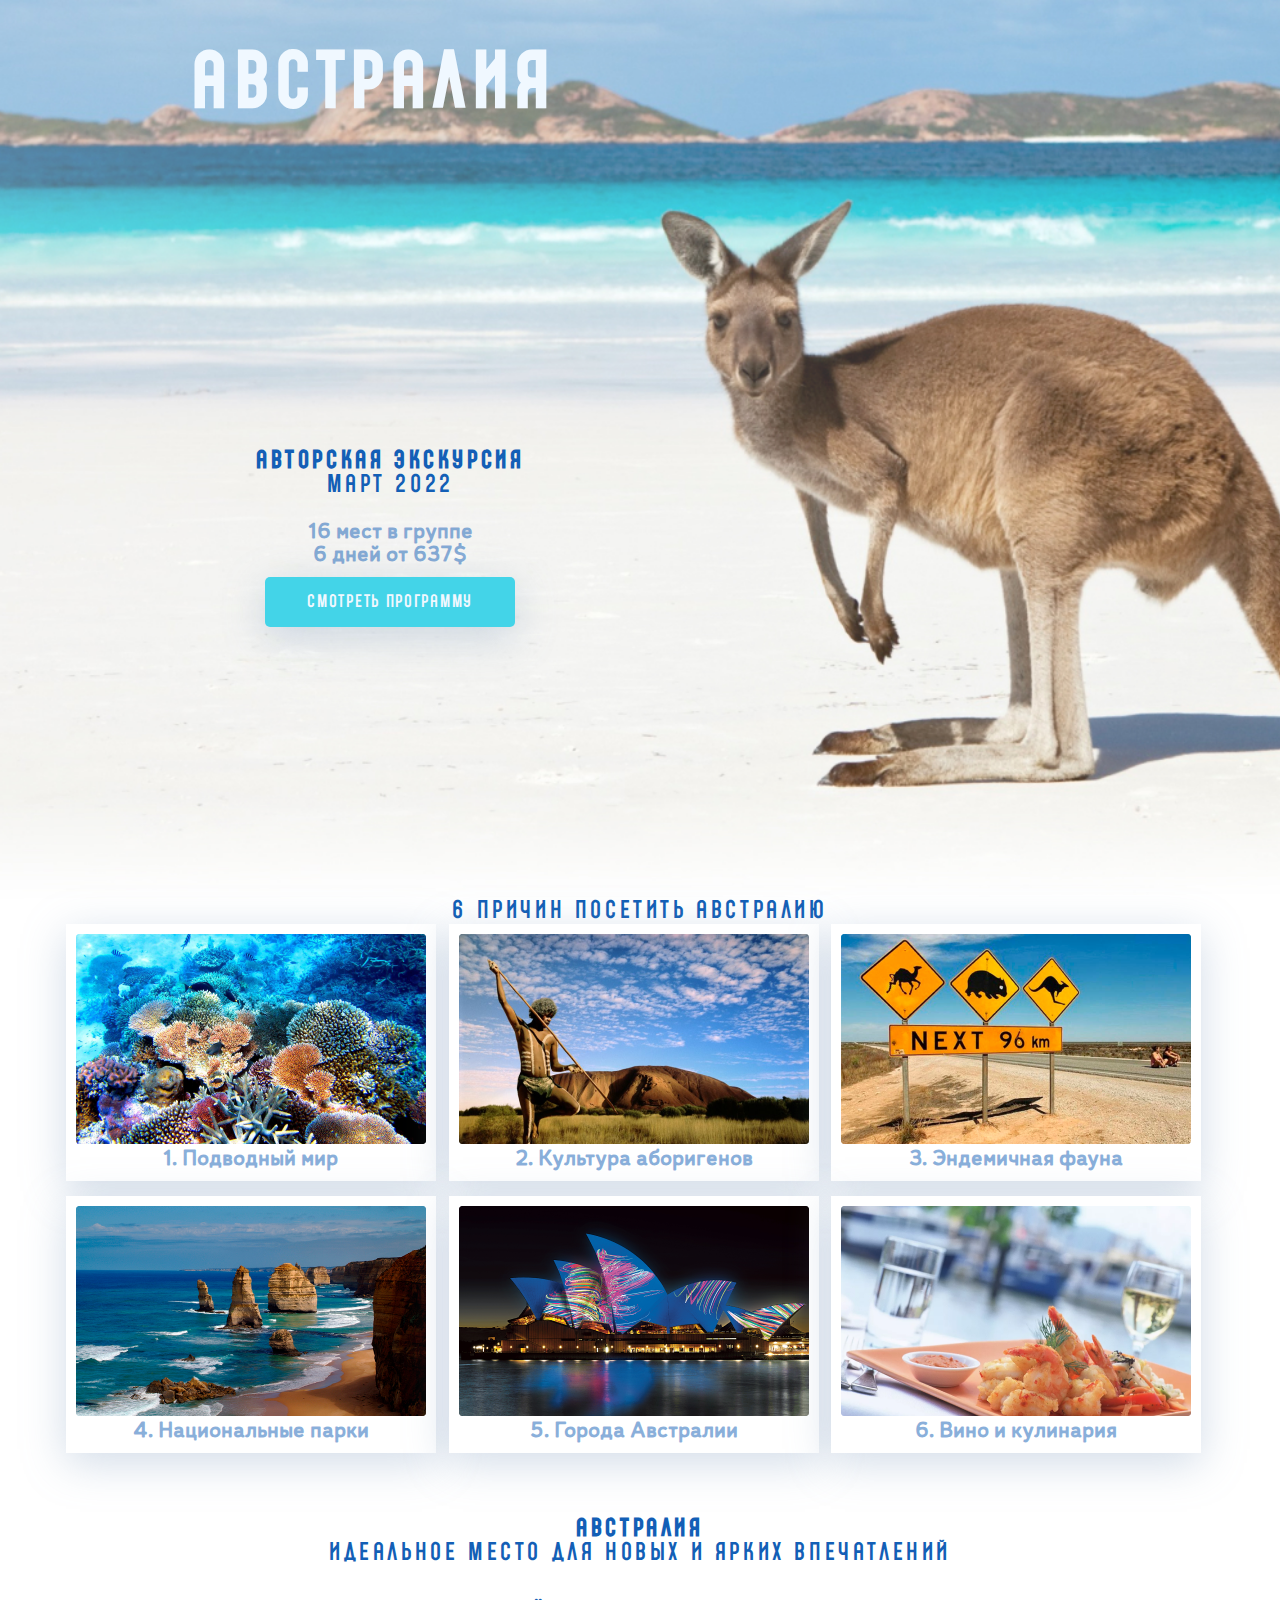
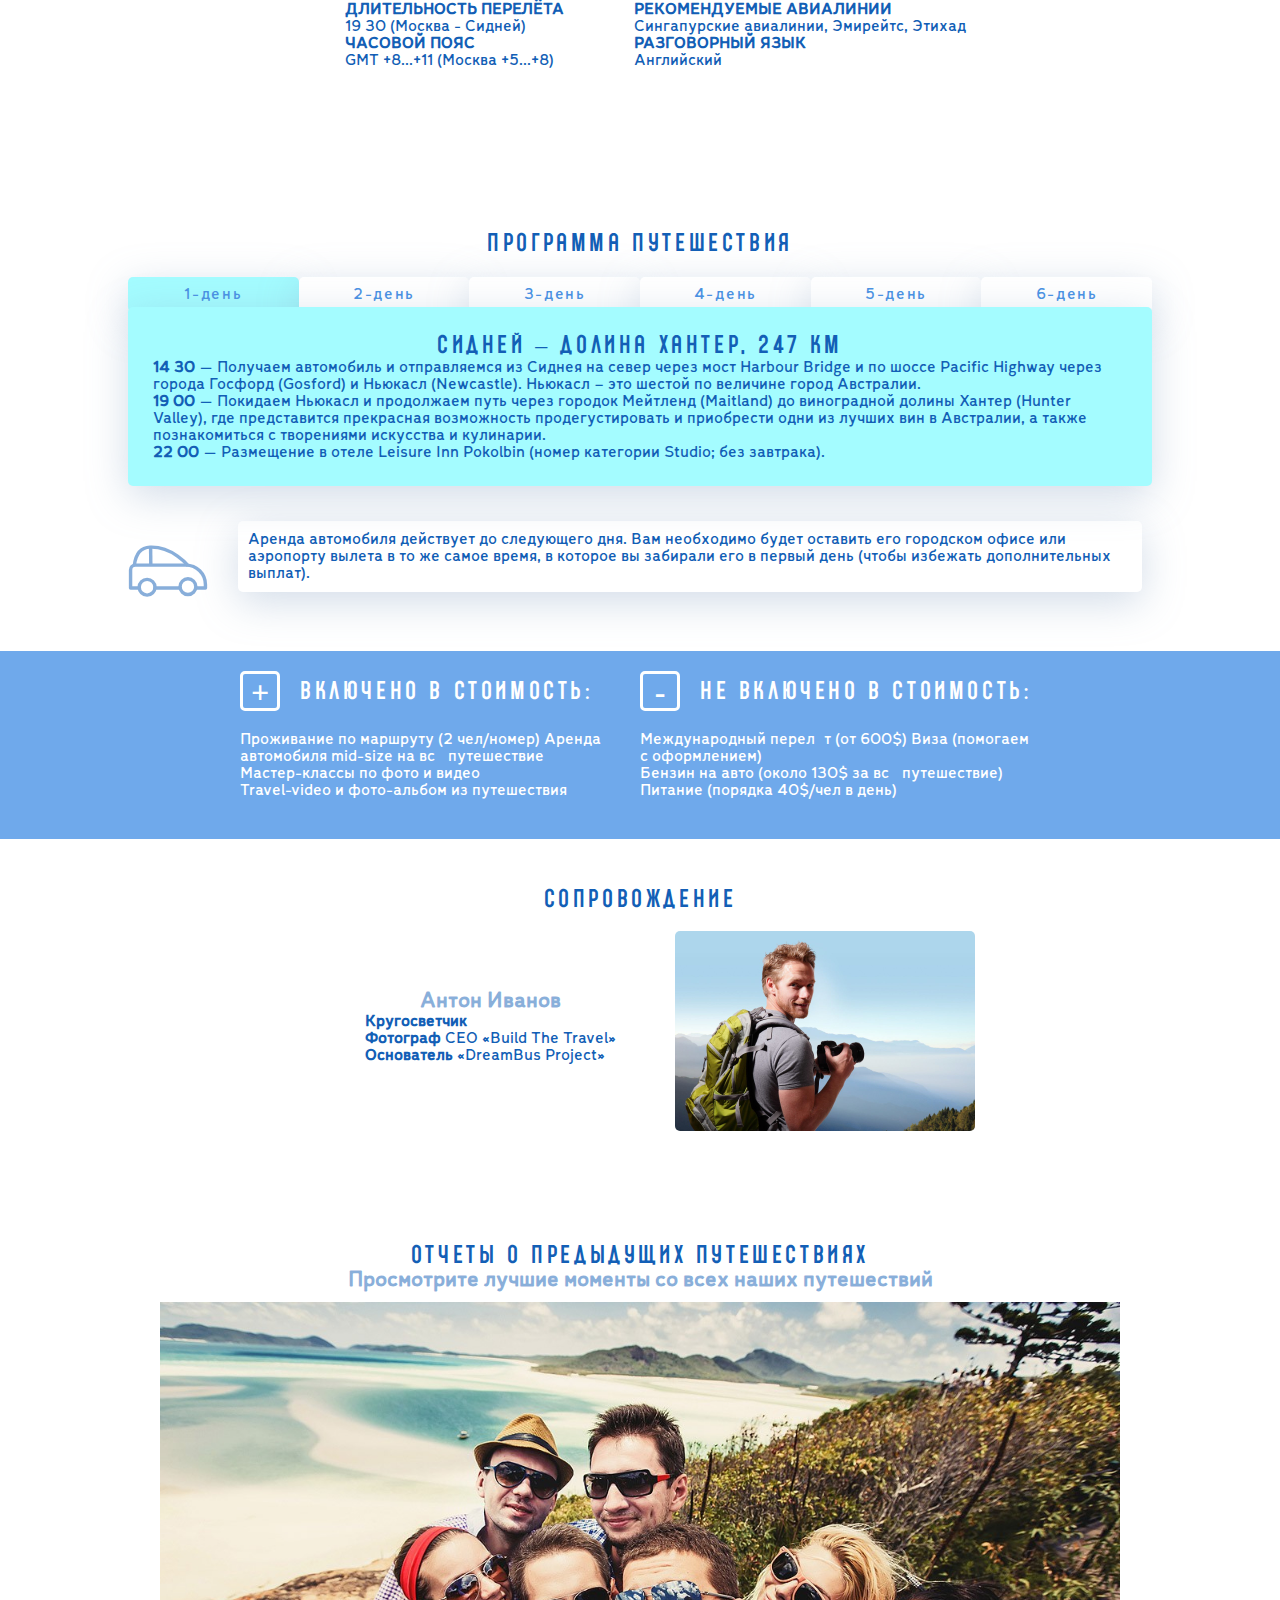
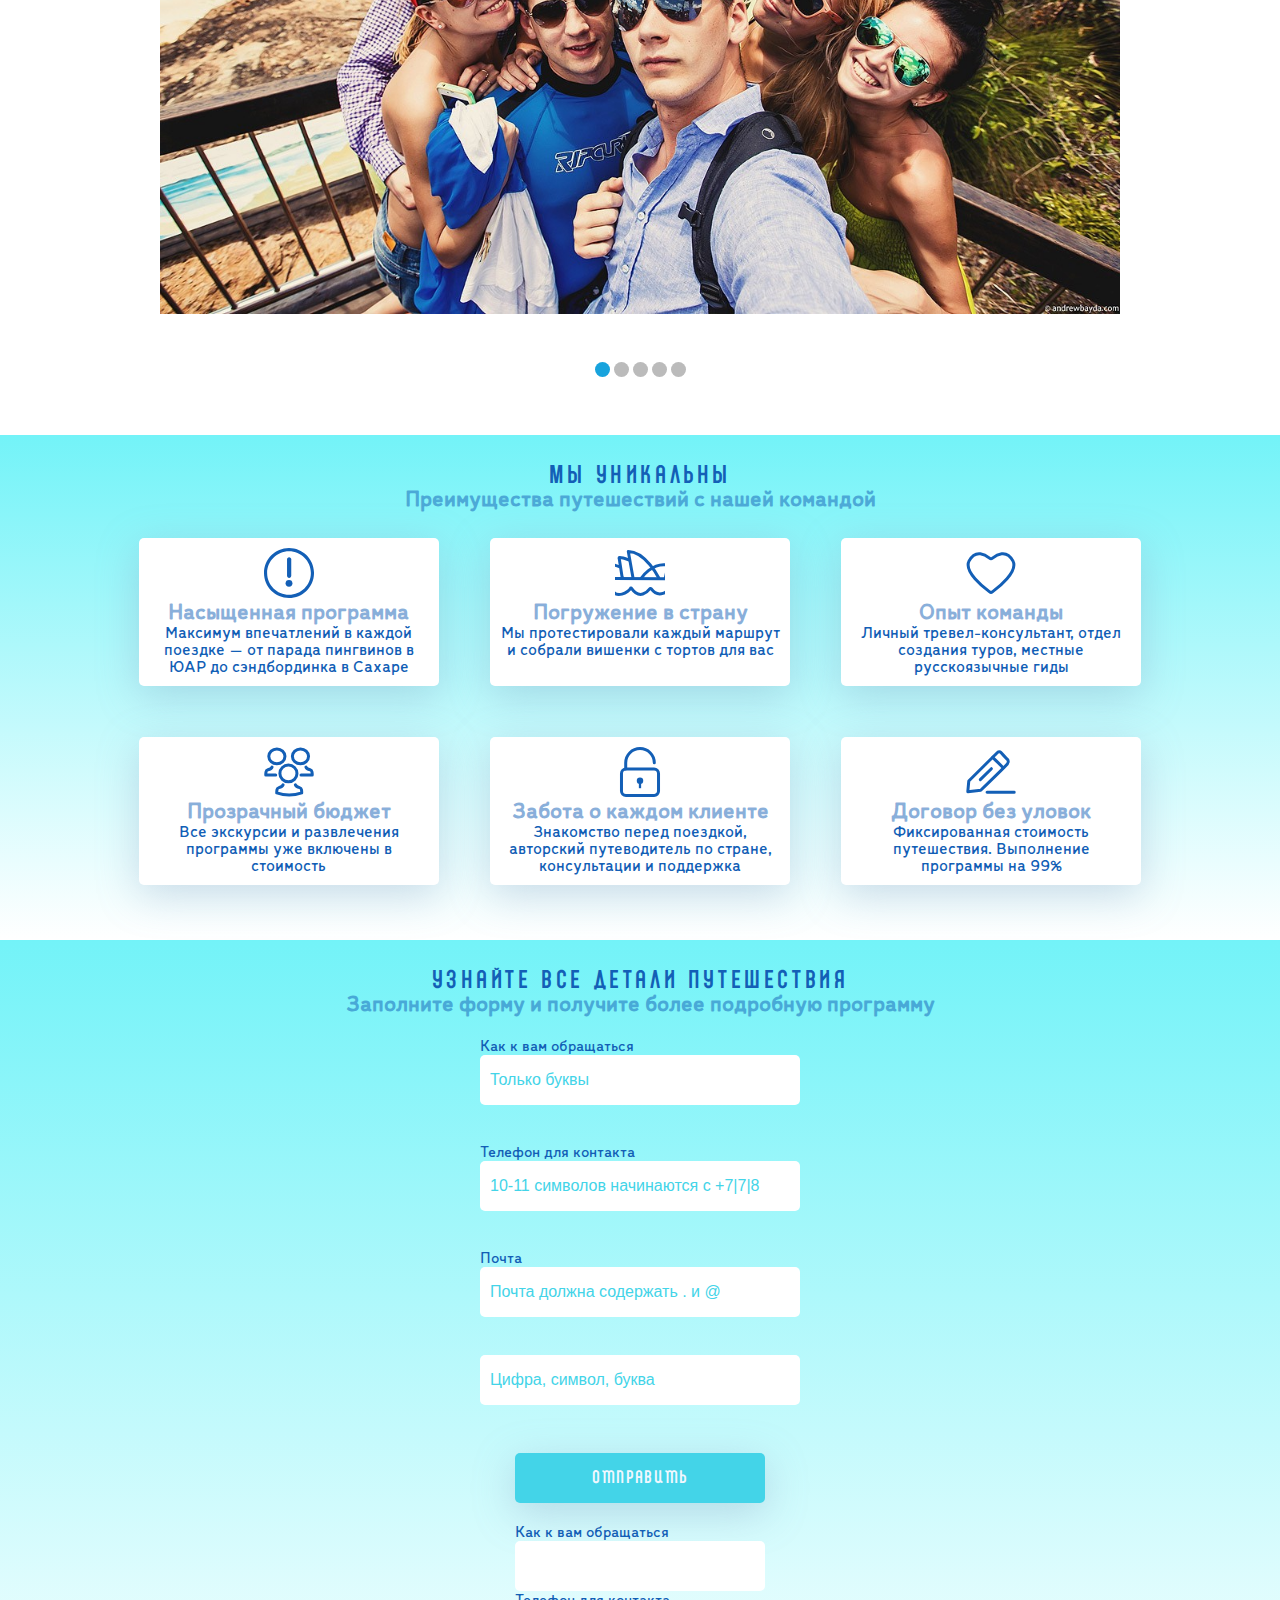
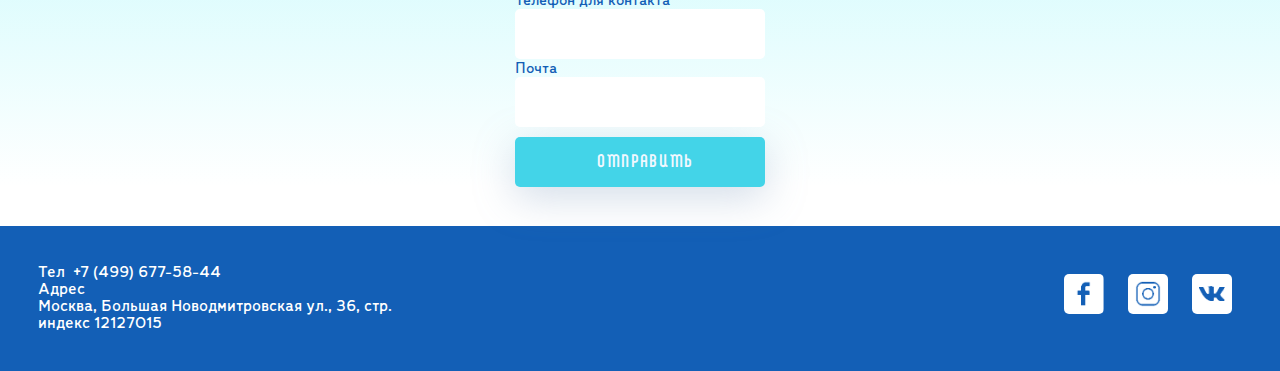
<file: index.html>
<!DOCTYPE html>
<html lang="en">
<head>
    <meta charset="UTF-8">
    <meta http-equiv="X-UA-Compatible" content="IE=edge">
    <meta name="viewport" content="width=device-width, initial-scale=1.0">
    <title>Australia Tour</title>
    <link rel="stylesheet" href="./style.css">
    <!-- <link rel="stylesheet" href="./fonts/CimeroPro.otf">
    <link rel="stylesheet" href="./fonts/Leto Text Sans Defect.otf"> -->
    <!-- <link rel="stylesheet" href="./reboot.css"> -->
</head>

<body>

    <header class="header none">
        <h1 class="header_title">АВСТРАЛИЯ</h1>
        <div class="main_box">

            <h2><b>АВТОРСКАЯ ЭКСКУРСИЯ</b><br>Март 2022</h2>
            <h3> <br> 16 мест в группе<br> <b>6 дней от 637$</b></h3>
            <button  class="button-big">СМОТРЕТЬ ПРОГРАММУ</button>

        </div>

    </header>

    <main>
        <section class="container" >
            <h2> 6 причин посетить Австралию</h2>

             <div class="attractions">

                <div class="card">
                    <img class="card-img" src="./img/4.jpg" >
                    <h3>1. Подводный мир</h3>
                </div>

                <div class="card">
                    <img class="card-img" src="./img/1.jpg" >
                    <h3>2. Культура аборигенов</h3>
                </div>

                <div class="card">
                    <img class="card-img" src="./img/5.jpg" >
                    <h3>3. Эндемичная фауна </h3>
                </div>

                <div class="card">
                    <img class="card-img" src="./img/2.jpg" >
                    <h3>4. Национальные парки</h3>
                </div>

                <div class="card">
                    <img class="card-img" src="./img/3.png" >
                    <h3>5. Города Австралии </h3>
                </div>

                <div class="card">
                    <img class="card-img" src="./img/6.jpg" >
                    <h3>6. Вино и кулинария</h3>
                </div>
            </div> <!-- //<div class="attractions"></div>  -->

        </section>
        <!-- //<div class="container" > -->

        <section class="info">
            <div class="background"></div>
            <div class="gradient-1"></div>
            <h2><b>Австралия</b> <br>идеальное место для новых и ярких впечатлений
            </h2>

            <div class="block_air attractions">

               <div class="air ">
                    <p> <b>ДЛИТЕЛЬНОСТЬ ПЕРЕЛЁТА</b><br>
                        19:30 (Москва - Сидней)<br>
                        <b>ЧАСОВОЙ ПОЯС</b><br>
                        GMT +8...+11 (Москва +5...+8)
                    </p>
                </div>
                <div class="air">
                    <p><b>РЕКОМЕНДУЕМЫЕ АВИАЛИНИИ</b><br>
                        Сингапурские авиалинии, Эмирейтс, Этихад<br>
                        <b>РАЗГОВОРНЫЙ ЯЗЫК</b><br>
                        Английский
                    </p>
               </div>
            </div>
            <!-- //<div class="ifo-air"> -->
           <div class="gradient-2"></div>
           <!-- //<div class="info-first"> -->
        </section>  <!-- <div class="info"></div> -->



        <section class="main_days">
            <h2 >Программа путешествия</h2>

            <div class="tabs_days">
                <button class="button_day" type="button" data-tab="#tab_1">1-день</button>
                <button class="button_day" type="button" data-tab="#tab_2">2-день</button>
                <button class="button_day" type="button" data-tab="#tab_3">3-день</button>
                <button class="button_day" type="button" data-tab="#tab_4">4-день</button>
                <button class="button_day" type="button" data-tab="#tab_5">5-день</button>
                <button class="button_day" type="button" data-tab="#tab_6">6-день</button>

            </div>

           <div class="tabs_content">
                <div class="tab-day" id="tab_1">
                    <h2>Сидней – долина Хантер, 247 км</h2>
                    <p><b>14:30</b> — Получаем автомобиль и отправляемся из Сиднея на север через мост Harbour Bridge и по шоссе Pacific Highway через города Госфорд (Gosford) и Ньюкасл (Newcastle). Ньюкасл – это шестой по величине город Австралии.<br>
                    <b>19:00</b> — Покидаем Ньюкасл и продолжаем путь через городок Мейтленд (Maitland) до виноградной долины Хантер (Hunter Valley), где представится прекрасная возможность продегустировать и приобрести одни из лучших вин в Австралии, а также познакомиться с творениями искусства и кулинарии.<br>
                    <b>22:00</b> — Размещение в отеле Leisure Inn Pokolbin (номер категории Studio; без завтрака).</p>
                </div>

                <div class="tab-day" id="tab_2">
                    <h2>Долина Хантер – Порт Стивенс (100 км)</h2>
                    <p>Выехав из <b>долины Хантер</b>, отправляйтесь на северо-восток к <b>Порту Стивенс</b>, который является естественным заливом, в 2,5 раза превышающим по размерам Сиднейскую Бухту и практически окружённым двумя спящими вулканами. Восхитительные морепродукты и 26 золотых песчаных пляжей ожидают гостей города. Возможно, у Вас найдётся время для дневного круиза, во время которого можно будет увидеть дельфинов-афалин.</p>
                </div>


                <div class="tab-day" id="tab_3">
                    <h2>Порт Стивенс – Кофс-Харбор (418 км)</h2>
                    <p>Покинув <b>Порт Стивенс</b>, продолжайте путь на север до городка Буладела, который является воротами в Национальный парк "Майолл Лейкс".
                    Следуйте на север по дороге Lakes Way - живописному маршруту, ведущему через тропический лес с панорамными видами на лесные озера и океанское побережье. Пересеките долину Маннинг и городок Тари, чтобы добраться до Порта-Маквери.

                    Продолжайте путь до городка <b>Кофс-Харбор</b>, где начинается субтропическое северное побережье <b>Нового Южного Уэльса </b>и прилегающих окрестностей, богатых древесиной, бананами, овощами, молочными продуктами и рыбой. Здесь Вы сможете посетить парк развлечений Big Banana, расположенный на банановой плантации и являющийся одной из главных достопримечательностей Кофс-Харбора. Парк работает ежедневно.</p>
                </div>

                <div class="tab-day" id="tab_4">
                    <h2>Кофс-Харбор – Байрон-Бей (240 км)</h2>
                    <p>Северная дорога Нового Южного Уэльса может похвастаться одними из самых фантастических пейзажей в Австралии. От <b>Кофс-Харбора</b> шоссе ведёт вдоль побережья до городка Вулгугла, а затем поворачивает в сторону Графтона – изящного старинного города на берегу могучей и полноводной реки Кларенс.

                    От Графтона продолжайте путь до Вудберна и Баллины, а затем ещё 38 километров до города <b>Байрон-Бей</b>, который привлекает сёрферов своим пляжем Wategos Beach на мысе Байрон – его северное расположение делает его одним из лучших пляжей для сёрфинга на восточном побережье Австралии.</p>
                </div>

                <div class="tab-day" id="tab_5">
                    <h2> Свободный день в Байрон-Бей.</h2>
                    <p><b>Байрон-Бей.</b> Посетите местные рестораны и кафе, возьмите урок сёрфинга или просто отдохните на пляже. Для тех, у кого есть возможность остаться подольше, рекомендуем взять дополнительный день для отдыха в Байрон-Бей.</p>
                </div>

                <div class="tab-day" id="tab_6">
                    <h2>Байрон-Бей – Брисбен (165 или 180 км)</h2>
                    <p>Любителям просыпаться пораньше рекомендуем с утра прогуляться до пляжа и полюбоваться рассветом над Тихим океаном.

                    Выехав из <b>Байрон-Бей</b>, отправляйтесь дальше на север до Брансуик Хедс. Затем Вы можете проехать вдоль побережья через Потсвилл Бич и Кингсклифф и доехать до <b>Брисбена</b> через <b>Голд-Кост</b>, или проследовать по внутренней части страны до города Мервилламба.

                    Продолжайте путь по маршруту Pacific Motorway – короткой и прямой дороги до Брисбена, или выберите путь через Берли Хедс и пригород Сёрферс Парадайс. Вы можете также открыть для себя территорию <b>Gold Coast Hinterland</b>, остановившись в Национальном парке "Ламингтон" перед тем, как прибыть в Брисбен.</p>
                </div>
           </div>

        </section>  <!-- class="main_day"> -->

        <section class="info-car">
            <img src="./img/icons/car.svg" alt="icon_car"class="icon_car">
            <div class="card-car">
            <p>Аренда автомобиля действует до следующего дня.
                Вам необходимо будет оставить его городском офисе или аэропорту вылета в то же самое время, в которое вы забирали его в первый день (чтобы избежать дополнительных выплат).</p>
            </div>
        </section>


        <section class="in_price attractions">

            <div class="column">

                <div class="box_sing">
                    <div class="sign">
                        <h1 class="fons_white"><b>+</b></h1>
                    </div>
                    <h2 class="fons_white">Включено в стоимость:</h2>
                </div>
                <p class="p_sing fons_white">Проживание по маршруту (2 чел/номер) Аренда автомобиля mid-size на всё путешествие<br>      Мастер-классы по фото и видео<br>
                Travel-video и фото-альбом из путешествия</p>

            </div>


            <div class="column">

                <div class="box_sing">
                    <div class="sign">
                        <h1 class="fons_white"><b>-</b></h1>
                    </div>
                    <h2 class="fons_white">Не включено в стоимость:</h2>
                </div >

                <p class="p_sing fons_white">Международный перелёт (от 600$)
                    Виза (помогаем с оформлением)<br>
                    Бензин на авто (около 130$ за всё путешествие)<br>
                    Питание (порядка 40$/чел в день)</p>

            </div>


        </section> <!--  <div class="in_price"> -->

    </main>


    <section class="escort">

        <h2>cопровождение</h2><br>

        <div class="attractions">

          <div class="anton_text column">
            <h3>Антон Иванов</h3>
            <p><b>Кругосветчик</b><br>
            <b>Фотограф </b>CEO «Build The Travel»<br>
            <b>Основатель</b> «DreamBus Project»</p>
          </div>

            <img class="anton_img" src="./img/11.jpg">

        </div>

    </section> <!--  <section="escort"> -->


    <section class="section-slider">
        <h2>Отчеты о предыдущих путешествиях</h2>
        <h3>Просмотрите лучшие моменты со всех наших путешествий</h3>
        <div class="all">
            <input checked type="radio" name="respond" id="desktop">
                <article id="slider">
                        <input checked type="radio" name="slider" id="switch1">
                        <input type="radio" name="slider" id="switch2">
                        <input type="radio" name="slider" id="switch3">
                        <input type="radio" name="slider" id="switch4">
                        <input type="radio" name="slider" id="switch5">
                    <div id="slides">
                        <div id="overflow">
                            <div class="image">
                                <article><img src="./img/photo/1.jpg"></article>
                                <article><img src="./img/photo/2.jpg"></article>
                                <article><img src="./img/photo/3.jpg"></article>
                                <article><img src="./img/photo/4.jpg"></article>
                                <article><img src="./img/photo/5.jpg"></article>
                            </div>
                        </div>
                    </div>

                    <div id="active">
                        <label for="switch1"></label>
                        <label for="switch2"></label>
                        <label for="switch3"></label>
                        <label for="switch4"></label>
                        <label for="switch5"></label>
                    </div>
                </article>
        </div>
    </section>


    <section class="privilege">

        <h2>Мы уникальны</h2>

        <h3>Преимущества путешествий с нашей командой</h3>

        <div class="attractions">

            <div class="privilege_box column">
                <img class="svg" src="./img/icons/sing.svg">
                <h3>Насыщенная программа</h3>
                <p>Максимум впечатлений в каждой поездке — от парада пингвинов в ЮАР до сэндбординка в Сахаре</p>
            </div>

            <div class="privilege_box column">
                <img class="svg" src="./img/icons/opera.svg">
                <h3>Погружение в страну</h3>
                <p>Мы протестировали каждый маршрут и собрали вишенки с тортов для вас</p>
            </div>

            <div class="privilege_box column">
                <img class="svg" src="./img/icons/heart.svg">
                <h3>Опыт команды</h3>
                <p>Личный тревел-консультант, отдел создания туров, местные русскоязычные гиды</p>
            </div>

            <div class="privilege_box column">
                <img class="svg" src="./img/icons/people.svg">
                <h3>Прозрачный бюджет</h3>
                <p>Все экскурсии и развлечения программы уже включены в стоимость</p>
            </div>

            <div class="privilege_box column">
                <img class="svg" src="./img/icons/lock.svg">
                <h3>Забота о каждом клиенте</h3>
                <p>Знакомство перед поездкой, авторский путеводитель по стране, консультации и поддержка</p>
            </div>

            <div class="privilege_box column">
                <img class="svg" src="./img/icons/pensil.svg">
                <h3>Договор без уловок</h3>
                <p>Фиксированная стоимость путешествия. Выполнение программы на 99%</p>
            </div>

        </div><!-- <div class="attractions"> -->

    </section><!-- <section class="privilege"> -->


   <section class="contact">

        <h2>Узнайте все детали путешествия</h2>
        <h3>Заполните форму и получите более подробную программу</h3>
        <section class="sec-2">


            <form action="" method="POST">
                <label for="fname" class="form_label">Как к вам обращаться:</label>
              <input type="text" name="fname" id="fname" placeholder="Только буквы">
              <span id="fname-p">​​
                &#8203</span> <br>

                <label for="tel">Телефон для контакта:</label>
              <input type="text" name="tel" id="tel" placeholder="10-11 символов начинаются с +7|7|8">
              <span id="tel-p">&#8203</span><br>
              <label for="email">Почта:</label>
              <input type="text" name="email" id="email" placeholder="Почта должна содержать . и @">
              <span id="email-p">&#8203</span><br>

              <input type="password" name="pword" id="pword" placeholder="Цифра, символ, буква">
              <span id="pword-p">&#8203</span>


              <button class="button-big" type="submit">Отправить</button>
            </form>



          </section>

        <div>

            <form action="#" id="form" class="form_body">
                <div class="form_item">
                <label for="formName" class="form_label">Как к вам обращаться:</label><br>
                <input id="formName" type="text" name="name" class="form__input _req" >
                </div>

                <div class="form_item">
                <label for="formTel">Телефон для контакта:</label><br>
                <input id="formTel"  type="tel" name="tel" class="form__input _req" >
                </div>

                <div class="form_item">
                <label for="email">Почта:</label><br>
                <input type="email" name="email" class="form__input _req _email ">
                </div>
                <input class="button-big" type="submit" value= "отправить">
            </form>
        </div>

   </section>

    <footer>

        <div class="contact-text">
            <p class="fons_white">Тел: +7 (499) 677-58-44<br>Адрес:<br> Москва, Большая Новодмитровская ул., 36, стр. <br>индекс 12127015 </p>
        </div>

        <div class="contact-img-box">
            <img class="contact-icons" src="./img/icons/contact/fb.png">
            <img class="contact-icons" src="./img/icons/contact/inst.png">
            <img class="contact-icons" src="./img/icons/contact/wk.png">
        </div>
    </footer>

 <script src="app.js"></script>
</body>
</html>
</file>
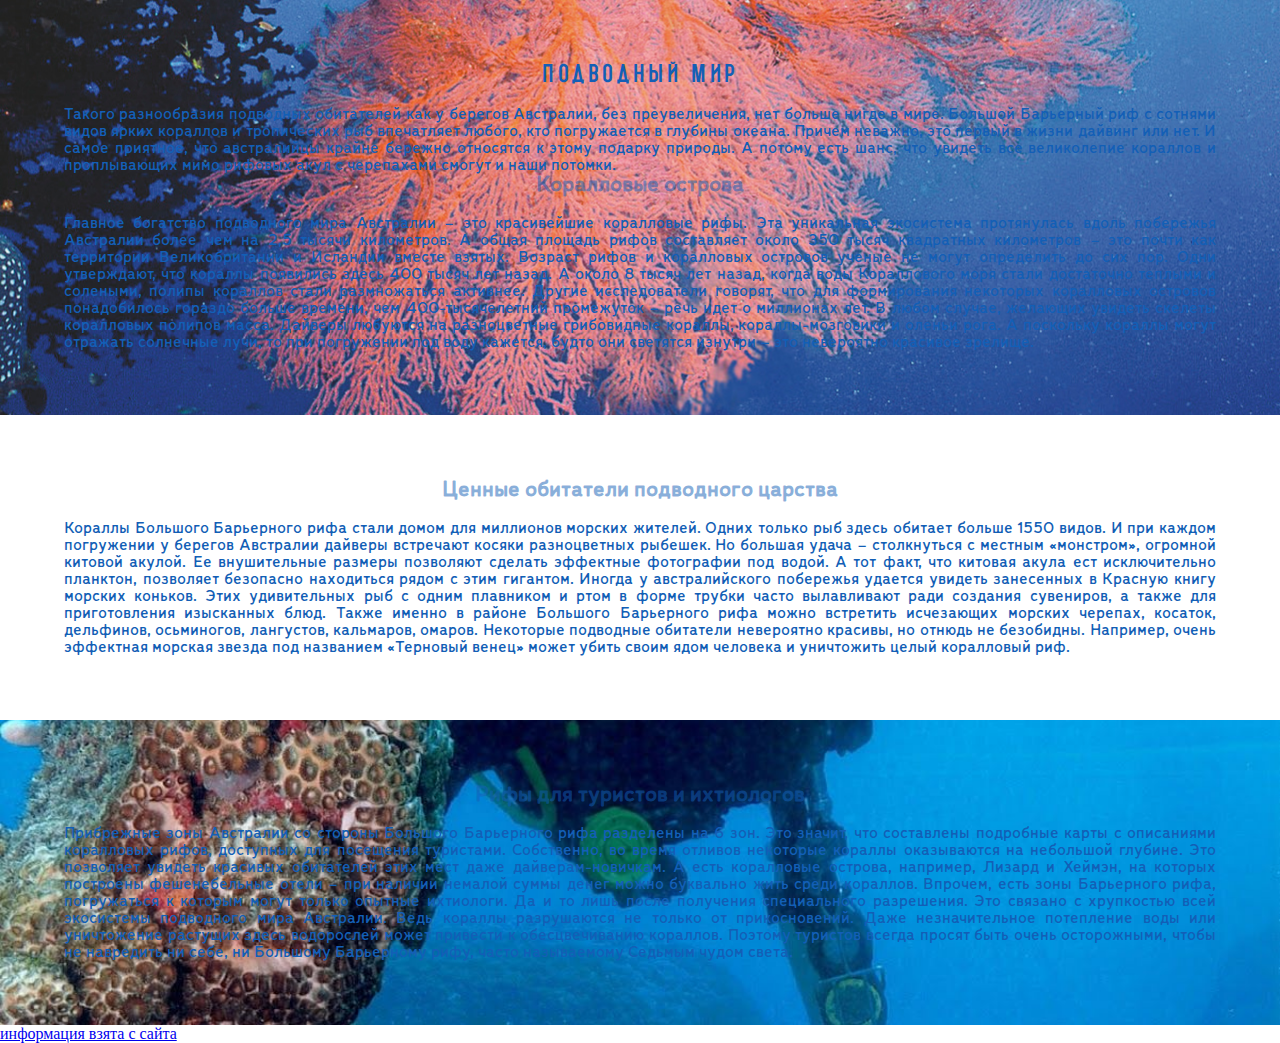
<file: info_1.html>
<!DOCTYPE html>
<html lang="en">
<head>
    <meta charset="UTF-8">
    <meta http-equiv="X-UA-Compatible" content="IE=edge">
    <meta name="viewport" content="width=device-width, initial-scale=1.0">
    <title>Australia Tour</title>
    <link rel="stylesheet" href="./style.css">
    <style>
       body{
        margin: 0;
        justify-items: center;
        text-align: justify;
        }


        .back-1{
            block-size: fit-content;
            background: url(./rif/4.jpg) center/ cover no-repeat;

        }
        .back-2{
            block-size: fit-content;
            background: url(./rif/11.jpg) center/ cover no-repeat;
        }

        .content{
            padding: 5%;
        }

    </style>
</head>
<body >




   <div class="back-1">
        <div class="content">
            <h2>подводный мир</h2><br>
            <p >Такого разнообразия подводных обитателей как у берегов Австралии, без преувеличения, нет больше нигде в мире. Большой Барьерный риф с сотнями видов ярких кораллов и тропических рыб впечатляет любого, кто погружается в глубины океана. Причем неважно, это первый в жизни дайвинг или нет. И самое приятное, что австралийцы крайне бережно относятся к этому подарку природы. А потому есть шанс, что увидеть все великолепие кораллов и проплывающих мимо рифовых акул с черепахами смогут и наши потомки.</p>
            <h3>Коралловые острова</h3><br>
            <p>Главное богатство подводного мира Австралии – это красивейшие коралловые рифы. Эта уникальная экосистема протянулась вдоль побережья Австралии более чем на 2,5 тысячи километров. А общая площадь рифов составляет около 350 тысяч квадратных километров – это почти как территории Великобритании и Исландии вместе взятых. Возраст рифов и коралловых островов ученые не могут определить до сих пор. Одни утверждают, что кораллы появились здесь 400 тысяч лет назад. А около 8 тысяч лет назад, когда воды Кораллового моря стали достаточно теплыми и солеными, полипы кораллов стали размножаться активнее. Другие исследователи говорят, что для формирования некоторых коралловых островов понадобилось гораздо больше времени, чем 400-тысячелетний промежуток – речь идет о миллионах лет. В любом случае, желающих увидеть скелеты коралловых полипов масса. Дайверы любуются на разноцветные грибовидные кораллы, кораллы-мозговики и оленьи рога. А поскольку кораллы могут отражать солнечные лучи, то при погружении под воду кажется, будто они светятся изнутри – это невероятно красивое зрелище.
            </p>
        </div>
 </div>

    <div class="content">

        <h3>Ценные обитатели подводного царства</h3><br>
        <p>Кораллы Большого Барьерного рифа стали домом для миллионов морских жителей. Одних только рыб здесь обитает больше 1550 видов. И при каждом погружении у берегов Австралии дайверы встречают косяки разноцветных рыбешек. Но большая удача – столкнуться с местным «монстром», огромной китовой акулой. Ее внушительные размеры позволяют сделать эффектные фотографии под водой. А тот факт, что китовая акула ест исключительно планктон, позволяет безопасно находиться рядом с этим гигантом. Иногда у австралийского побережья удается увидеть занесенных в Красную книгу морских коньков. Этих удивительных рыб с одним плавником и ртом в форме трубки часто вылавливают ради создания сувениров, а также для приготовления изысканных блюд. Также именно в районе Большого Барьерного рифа можно встретить исчезающих морских черепах, косаток, дельфинов, осьминогов, лангустов, кальмаров, омаров. Некоторые подводные обитатели невероятно красивы, но отнюдь не безобидны. Например, очень эффектная морская звезда под названием «Терновый венец» может убить своим ядом человека и уничтожить целый коралловый риф.</p>
    </div>


    <div class="back-2">
        <div class="content">
            <h3>Рифы для туристов и ихтиологов</h3><br>
            <p>Прибрежные зоны Австралии со стороны Большого Барьерного рифа разделены на 6 зон. Это значит, что составлены подробные карты с описаниями коралловых рифов, доступных для посещения туристами. Собственно, во время отливов некоторые кораллы оказываются на небольшой глубине. Это позволяет увидеть красивых обитателей этих мест даже дайверам-новичкам. А есть коралловые острова, например, Лизард и Хеймэн, на которых построены фешенебельные отели – при наличии немалой суммы денег можно буквально жить среди кораллов. Впрочем, есть зоны Барьерного рифа, погружаться к которым могут только опытные ихтиологи. Да и то лишь после получения специального разрешения. Это связано с хрупкостью всей экосистемы подводного мира Австралии. Ведь кораллы разрушаются не только от прикосновений. Даже незначительное потепление воды или уничтожение растущих здесь водорослей может привести к обесцвечиванию кораллов. Поэтому туристов всегда просят быть очень осторожными, чтобы не навредить ни себе, ни Большому Барьерному рифу, часто называемому Седьмым чудом света.</p>
        </div>
  </div>


    <a href="https://zen.yandex.ru/media/edemzagran/podvodnyi-mir-avstralii-5b4dd2fd308b2500aa49b019">информация взята с сайта</a>
</body>
</html>
</file>
<file: style.css>
* {
    box-sizing: border-box;
}

@font-face {
    font-family: Cimero;
    src: url('./fonts/CimeroPro.otf');

}

@font-face {
    font-family: Leto;
    src: url('./fonts/Leto Text Sans Defect.otf');
}
input{
    margin: 0;
    padding: 0;
}
h1 {
    margin: 0;
    text-align: center;
}

h2 {
    margin: 0;
    font-family: 'Cimero';
    font-size: 24px;
    font-size: calc(20px + 4 * ((100vw - 320px) / (1280 - 320)));
    color: rgb(19, 95, 182);
    font-weight: 400;
    text-transform: uppercase;
    text-align: center;
    letter-spacing: 0.15em;
    z-index: 1;
}

h3 {
    font-family: 'Leto';
    font-size: 23px;
    color: rgba(19, 95, 182, .5);
    margin: 0;
    text-align: center;
}

p {
    font-family: 'Leto';
    font-size: 17px;
    color: rgb(19, 95, 182);
    margin: 0;
}

body {
    margin: 0;
    position: center;
}

.header {
    width: 100%;
    height: 100vh;
    display: flex;

    background-image: url("./img/header.jpg");
    background-size: cover;
    background-position: center;
}


.main_box {
    block-size: fit-content;
    display: flex;
    flex-direction: column;
    position: relative;
    left: 20%;
    top: 50%;
    align-items: center;
    /* border: solid; */
}

.header_title {
    position: absolute;
    font-family: 'Cimero';
    font-size: 75px;
    font-size: calc(60px + 15 * ((100vw - 320px) / (1280 - 320)));
    /* font-size: calc(100vw/50); */
    letter-spacing: 0.1em;
    color: aliceblue;
    margin: 4% 0 0 15%;
}

.svg {
    width: 50px;
}

.button-big {
    width: 250px;
    height: 50px;
    background-color: rgb(67, 212, 232);
    box-shadow: 0px 10px 40px rgba(126, 155, 189, 0.35);
    border-radius: 5px;

    display: block;
    justify-content: center;
    font-family: 'Cimero';
    letter-spacing: 0.1em;


    font-size: 17px;
    color: aliceblue;
    margin: 0 auto;
    margin-top: 10px;

    border: none;
}

.button-big:hover {
    background-color: rgb(41, 197, 218);
}

.button-big:active {
    background-color: rgb(100, 228, 245);
}

.mini_bold {
    font-family: 'Cimero';
    /* position: absolute; */
    font-size: 15px;
    color: aliceblue;
    margin: auto;
}

/* секция достопримечательности */

.attractions {
    display: flex;
    flex-wrap: wrap;
    justify-content: center;
}

.card {
    min-width: 130px;
    max-width: 730px;
    margin-bottom: 15px;
    background-color: white;
    padding: 10px;
    box-shadow: 0px 10px 40px rgba(126, 155, 189, 0.35);
    margin-right: 1%;
}



.card-img {
    max-width: 100%;
}

/* секция с самолётиком */

.info_first {
    margin-top: 25px;
    display: flex;
}




.info {
    width: 100%;
    min-height: 300px;
    margin-top: 50px;
    display: flex;
    flex-direction: column;
    align-items: center;
    background: url(./img/skay.jpg) center/ cover no-repeat fixed;
    position: relative;
}

.background {
    background: #fff;
    opacity: 50%;
    width: 100%;
    height: 100%;
    position: absolute;
}

.air {
    padding: 20px;
    margin-left: 30px;
    margin-top: 15px;
    z-index: 1;
}

.gradient-1 {
    position: relative;
    top: -1px;
    width: 100%;
    height: 75px;
    background-image: linear-gradient(180deg, white, transparent);
    position: absolute;
}

.gradient-2 {
    position: relative;
    bottom: -1px;
    width: 100%;
    height: 75px;
    background-image: linear-gradient(0deg, #fff, transparent);
    position: absolute;
}

.info-first {
    display: flex;
    flex-direction: row;
}

.info-air {
    padding: 10px;
    display: flex;
}

/* секция дни недели */
.main_days {
    padding: 15px 10%;
    background-color: #fff;
}


.tabs_days {
    display: flex;
    margin: 15px 0 0 0;
    position: relative;
    top: 5px;
    z-index: 0;
}


.button_day {
    width: 100%;
    height: 35px;
    background: #fff;
    box-shadow: 0px 10px 40px rgba(126, 155, 189, 0.35);
    border: 0;
    border-radius: 5px;
    justify-content: center;
    padding: 0;

    font-family: 'Leto';
    font-size: 17px;
    color: rgb(74, 146, 228);
    font-weight: 300;
    letter-spacing: 0.1em;
}

.button_day:hover {
    color: rgb(19, 95, 182);
}

.button_day.active {
    background-color: rgb(164, 252, 255);
    box-shadow: 0px 10px 40px rgba(126, 155, 189, 0.35);
    color: rgb(74, 146, 228);
}

/* расписание */
.tab-day {
    display: none;
    padding: 25px;
    border-radius: 5px;
    background-color: rgb(164, 252, 255);
    box-shadow: 0px 10px 40px rgba(126, 155, 189, 0.35);
    position: relative;
    z-index: 1;
}

.tab-day.active {
    display: block;
}


/* секция о аренде авто */
.info-car {
    margin: 20px 10%;
    display: flex;
}

.icon_car {
    margin: 0 30px 10px 0;
    width: 80px;
    height: 100px;
    opacity: 50%;
}

.card-car {
    block-size: fit-content;
    background-color: white;
    padding: 10px;
    box-shadow: 0px 10px 40px rgba(126, 155, 189, 0.35);
    margin-right: 1%;
    border-radius: 5px;
}

/* секция о цене*/
.in_price {
    background-color: rgb(111, 169, 235);
    padding: 20px;
}

.sign {
    border: 3px solid #fff;
    border-radius: 5px;
    width: 40px;
    height: 40px;
    margin-right: 5%;
}

.p_sing {
    min-width: 300px;
    max-width: 400px;
    margin: 20px 0;
}

/* цвет букв */
.fons_white {
    color: #fff;
}

.box_sing {
    display: flex;
    flex-direction: row;
    align-items: center;
    white-space: nowrap;

}

.column {
    flex-direction: column;
    position: center;
}

/* экскурсовод */
.escort {
    background: url(./img/fullsize.jpg) center/cover no-repeat fixed;
    padding: 50px;
}

.anton_text {
    margin: 5%;
}

.anton_img {
    min-width: 200px;
    max-width: 300px;
    border-radius: 5px
}

/* секция карусель */

.section-slider {
    width: 100%;
    padding: 5% 10%;
    text-align: center;
}

#slider {
    /*положение слайдера*/
    position: relative;
    text-align: center;
    top: 10px;
    margin: 0 auto;
    /*центровка слайдера*/
}



#slides article {
    /*все изображения справа друг от доруга*/
    width: 20%;
    float: left;
}

#slides .image {
    /*устанавливает общий размер блока с изображениями*/
    width: 500%;
    line-height: 0;
}

#overflow {
    /*сркывает все, что находится за пределами этого блока*/
    width: 100%;
    overflow: hidden;
}

article img {
    /*размер изображений слайдера*/
    width: 100%;
}

#desktop:checked~#slider {
    /*размер всего слайдера*/
    max-width: 960px;
    /*максимальнная длинна*/
}


label,
a {
    /*при наведении на стрелки или переключатели - курсор изменится*/
    cursor: pointer;
}

.all input {
    /*скрывает стандартные инпуты (чекбоксы) на странице*/
    display: none;
}

/*позиция изображения при активации переключателя*/
#switch1:checked~#slides .image {
    margin-left: 0;
}

#switch2:checked~#slides .image {
    margin-left: -100%;
}

#switch3:checked~#slides .image {
    margin-left: -200%;
}

#switch4:checked~#slides .image {
    margin-left: -300%;
}

#switch5:checked~#slides .image {
    margin-left: -400%;
}



#active label {
    /*стиль отдельного переключателя*/
    border-radius: 10px;
    /*скругление углов*/
    display: inline-block;
    /*расположение в строку*/
    width: 15px;
    height: 15px;
    background: #bbb;
}

#active {
    /*расположение блока с переключателями*/
    margin: 5% 0 0;
    text-align: center;
}

#active label:hover {
    /*поведение чекбокса при наведении*/
    background: #76c8ff;
    border-color: #777 !important;
    /*выполнение в любом случае*/
}

/*цвет активного лейбла при активации чекбокса*/
#switch1:checked~#active label:nth-child(1),
#switch2:checked~#active label:nth-child(2),
#switch3:checked~#active label:nth-child(3),
#switch4:checked~#active label:nth-child(4),
#switch5:checked~#active label:nth-child(5) {
    background: #18a3dd;
    border-color: #18a3dd !important;
}

#slides .image {
    /*анимация пролистывания изображений*/
    transition: all 800ms cubic-bezier(0.770, 0.000, 0.175, 1.000);
}

#controls label:hover {
    /*прозрачность стрелок при наведении*/
    opacity: 0.6;
}

#controls label {
    /*прозрачность стрелок при отводе курсора*/
    transition: opacity 0.2s ease-out;
}




/* контейнер привелегия */

.privilege {
    text-align: center;
    padding: 30px 0;
    background-image: linear-gradient(180deg, rgb(115, 243, 248), transparent);
}

.privilege_box {
    width: 300px;
    margin: 2%;
    padding: 10px;
    background: #fff;
    box-shadow: 0px 10px 40px rgba(126, 155, 189, 0.35);
    border-radius: 5px;
}

.contact {
    background-image: linear-gradient(180deg, rgb(115, 243, 248), transparent);
    padding-top: 30px;
    display: flex;
    flex-direction: column;
    align-items: center;
}


.sec-2 {
    width: 320px;
    display: flex;
    flex-direction: column;
    margin: 20px 0;
}

label {
    font-family: Leto;
    color: rgb(19, 95, 182);
    text-align: left;
}

input {
    width: 100%;
    height: 50px;
    border: none;
    border-radius: 5px;
    padding-left: 10px;
    outline: none;
}

input:focus {
    /* background-image: none; */
    outline: solid rgb(67, 212, 232);
}

input:focus::-webkit-input-placeholder {
    color: transparent;
}

input::-webkit-input-placeholder {
    color: rgb(67, 212, 232);
    font-size: 16px;
}
form span {
    display: inline-block;
    /* border: 1px solid green; */
    font-size: .7em;
    color: red;
    width: 100%;
    height: 27px;
    font-size: 14px;
    margin-bottom: 10px;
    font-family: sans-serif;
}

/* --------------------------------------------- */
footer {
    background: rgb(19, 95, 182);
    padding: 3%;
    margin-top: 3%;
    display: flex;
    flex-wrap: wrap;
    justify-content: space-between;
}

.contact-text {
    display: flex;
    flex-direction: column;
    color: #fff;
}


.contact-icons {
    width: 40px;
    height: 40px;
    border-radius: 5px;
    margin: 10px;
}
</file>
